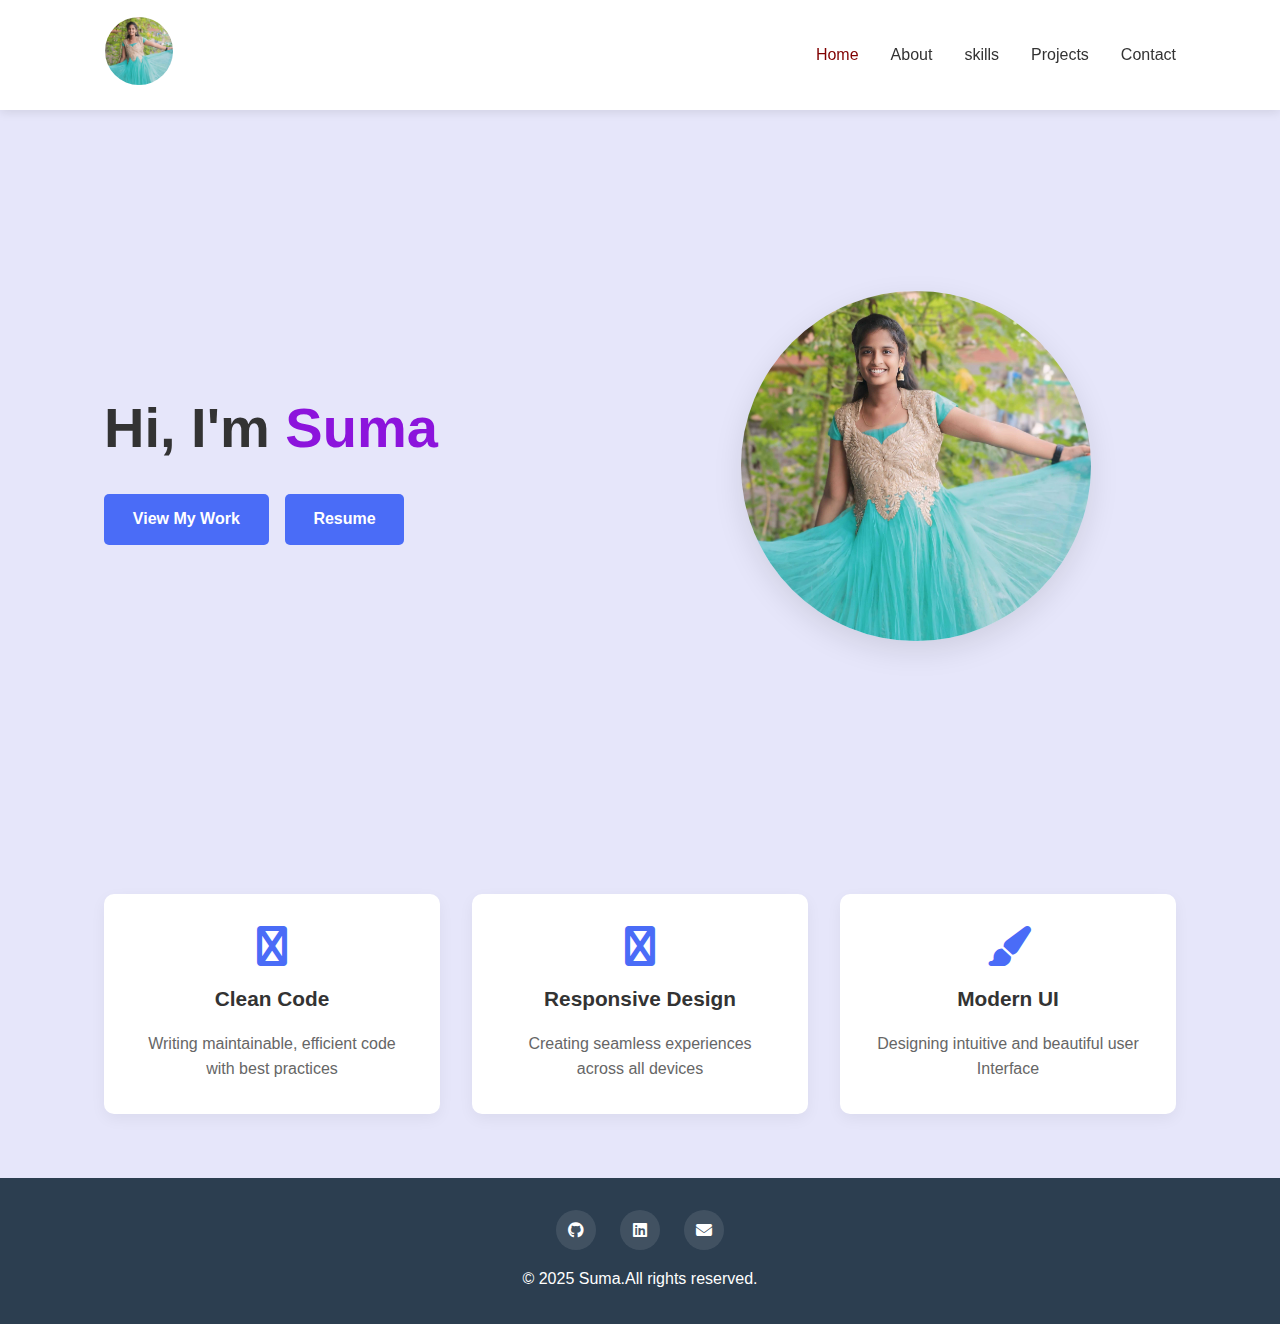
<file: index.html>
<!DOCTYPE html>
<html lang="en">
<head>
    <meta charset="UTF-8">
    <title>Suma | Portfolio</title>
    <link rel="stylesheet" href="home.css">
    <link rel="stylesheet" href="https://cdnjs.cloudflare.com/ajax/libs/font-awesome/6.4.0/css/all.min.css">
</head>
<body>
    <header>
        <nav>
            <div class="logo">
            <a href="home.html">
                <img src="ammu1.jpg" alt="image">
            </a>
        </div>
            <ul>
                <li><a href="index.html" class="active">Home</a></li>
                <li><a href="about.html">About</a></li>
                <li><a href="skills.html">skills</a></li>
                <li><a href="projects.html">Projects</a></li>
                <li><a href="contact.html">Contact</a></li>
            </ul>
        </nav>
    </header>
    <main>
        <section class="main">
        <div class="content">
            <h1>Hi, I'm <span>Suma</span></h1>
            <h2></h2>
            <p></p>
            <div class="cta-buttons">
                <a href="projects.html" class="btn primary">View My Work</a>
                <a href="Suma Bindhu resumee.pdf" class="btn primary">Resume</a>
            </div>
        </div>
        <div class="image">
            <img src="ammu1.jpg" alt="Suma Bindhu" height="250" width="250" >
        </div>
    </section>
    <section class="highlights">
        <div class="highlight-card">
            <i class="fab fa-code"></i>
            <h3>Clean Code</h3>
            <p>Writing maintainable, efficient code with best practices</p>
        </div>
        <div class="highlight-card">
            <i class="fab fa-mobile"></i>
            <h3>Responsive Design</h3>
            <p>Creating seamless experiences across all devices</p>
        </div>
    <div class="highlight-card">
            <i class="fas fa-paint-brush"></i>
            <h3>Modern UI</h3>
            <p>Designing intuitive and beautiful user Interface</p>
        </div>
    </section>
    </main>
    <footer>
    <div class="footer-content">
        <div class="social-links">
            <a href="#"><i class="fab fa-github"></i></a>
            <a href="#"><i class="fab fa-linkedin"></i></a>
           <a href="mailto:example@gmail.com"><i class="fas fa-envelope"></i></a>
        </div>
        <P>&copy; 2025 Suma.All rights reserved.</P>
    </div>
</footer>
</body>

</html>
</file>
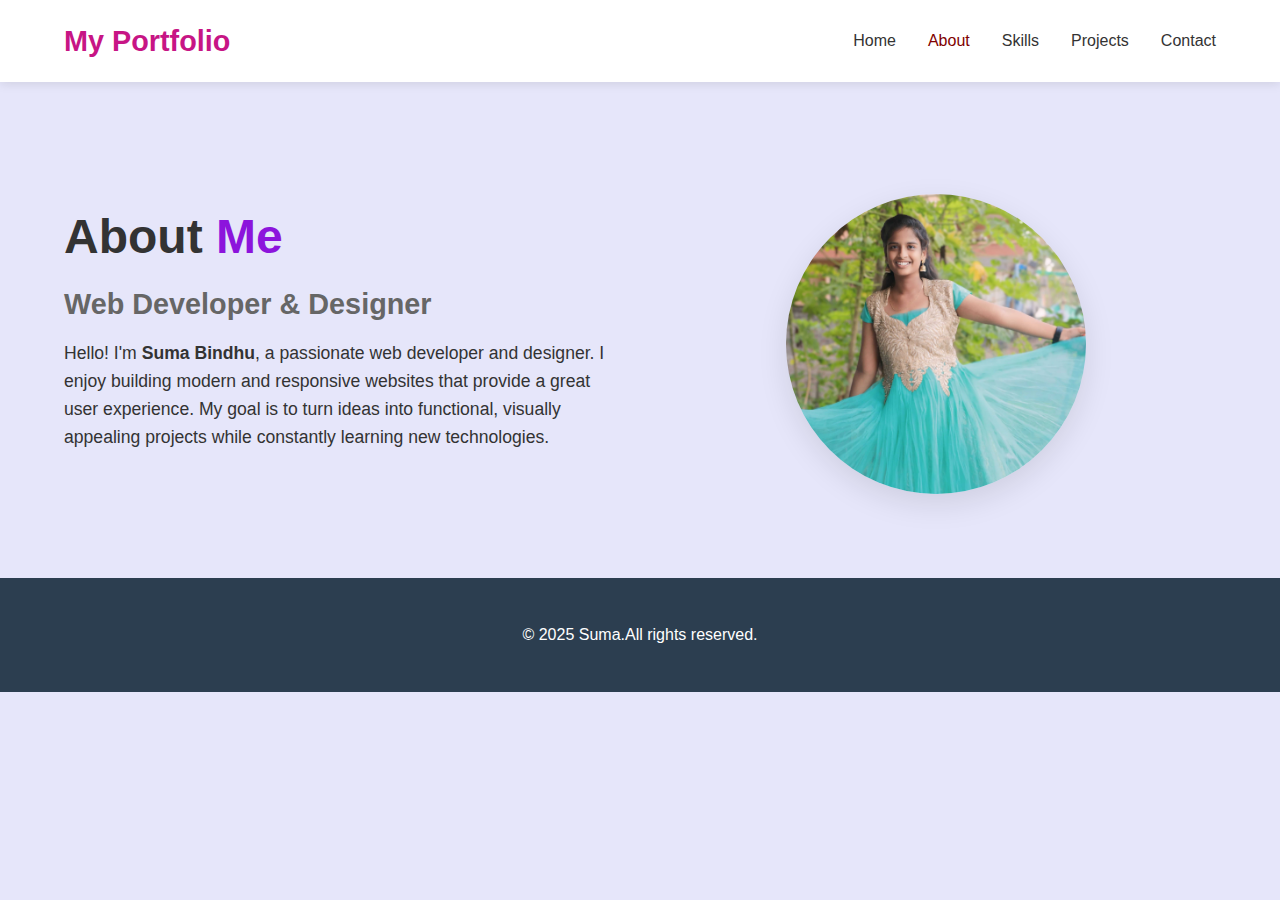
<file: about.html>
<!DOCTYPE html>
<html lang="en">
<head>
    <meta charset="UTF-8">
    <title>About | Portfolio</title>
    <link rel="stylesheet" href="about.css"> <!-- Link to CSS for About page -->
    <link rel="stylesheet" href="https://cdnjs.cloudflare.com/ajax/libs/font-awesome/6.4.0/css/all.min.css">
</head>
<body>
    <!-- Navigation Bar -->
    <header>
        <nav>
            <div class="photo">My Portfolio</div>
            <ul>
                <li><a href="index.html">Home</a></li>
                <li><a href="about.html" class="active">About</a></li>
                <li><a href="skills.html">Skills</a></li>
                <li><a href="projects.html">Projects</a></li>
                <li><a href="contact.html">Contact</a></li>
            </ul>
        </nav>
    </header>

    <!-- About Me Section -->
    <main>
        <section class="about-me">
            <div class="content">
                <h1>About <span>Me</span></h1>
                <h2>Web Developer & Designer</h2>
                <p>Hello! I'm <strong>Suma Bindhu</strong>, a passionate web developer and designer. I enjoy building modern and responsive websites that provide a great user experience. My goal is to turn ideas into functional, visually appealing projects while constantly learning new technologies.</p>
            </div>
            <div class="image">
                <img src="ammu1.jpg" alt="Suma Bindhu">
            </div>
        </section>
    </main>
    <footer>     
         <div>
        <P>&copy; 2025 Suma.All rights reserved.</P>
    </div></footer>
</body>
</html>
</file>
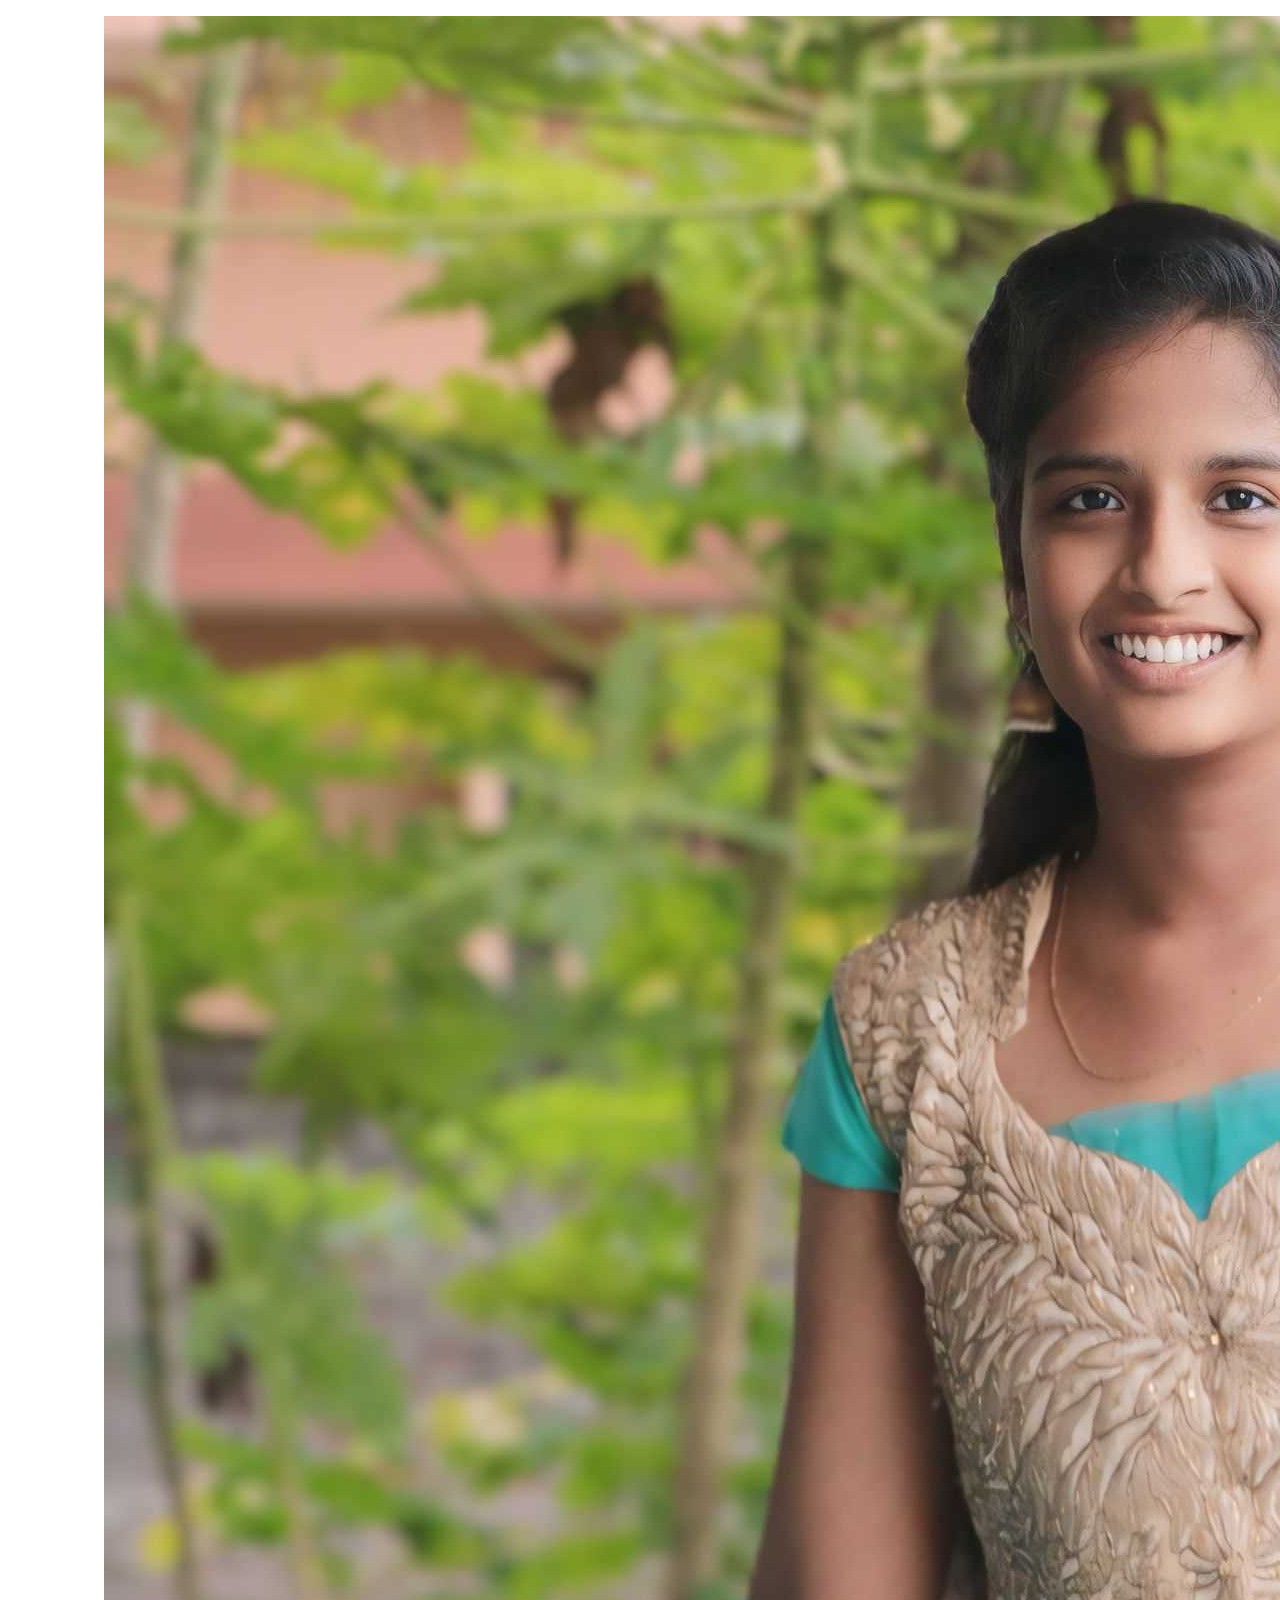
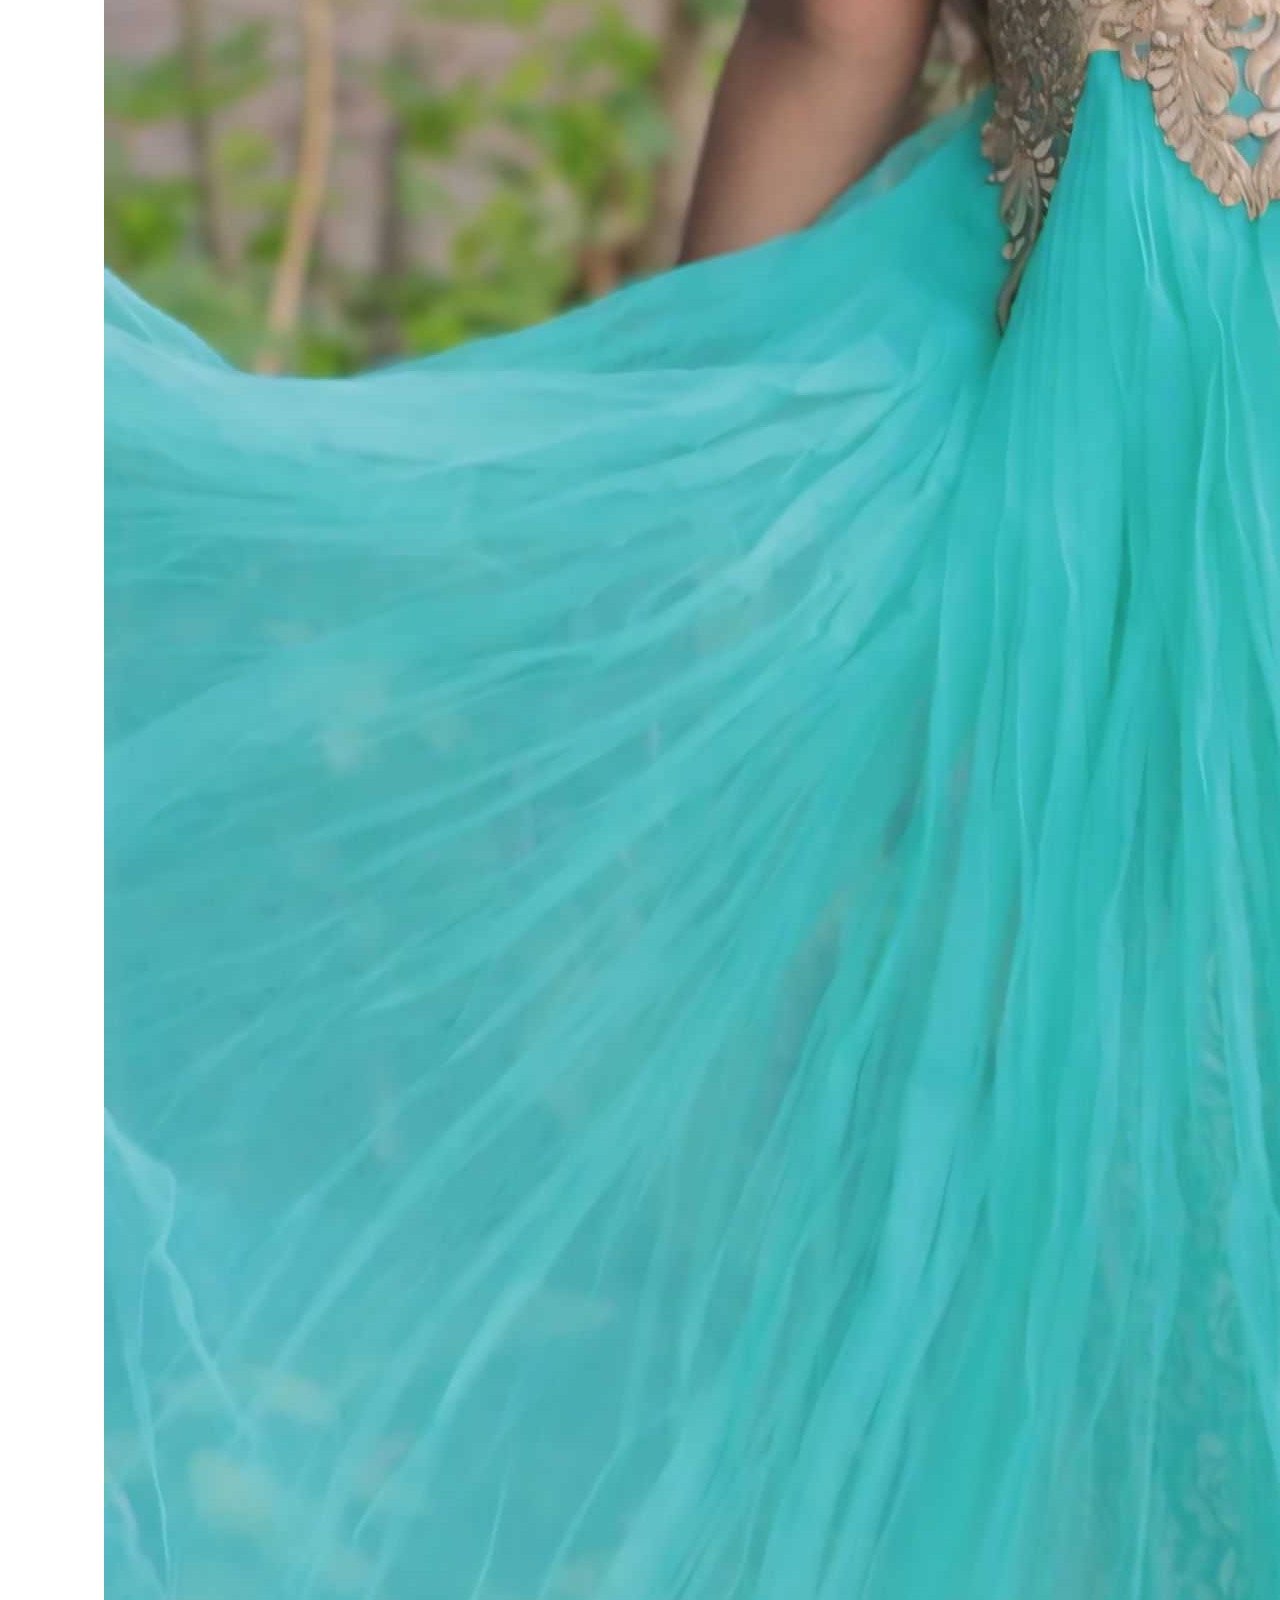
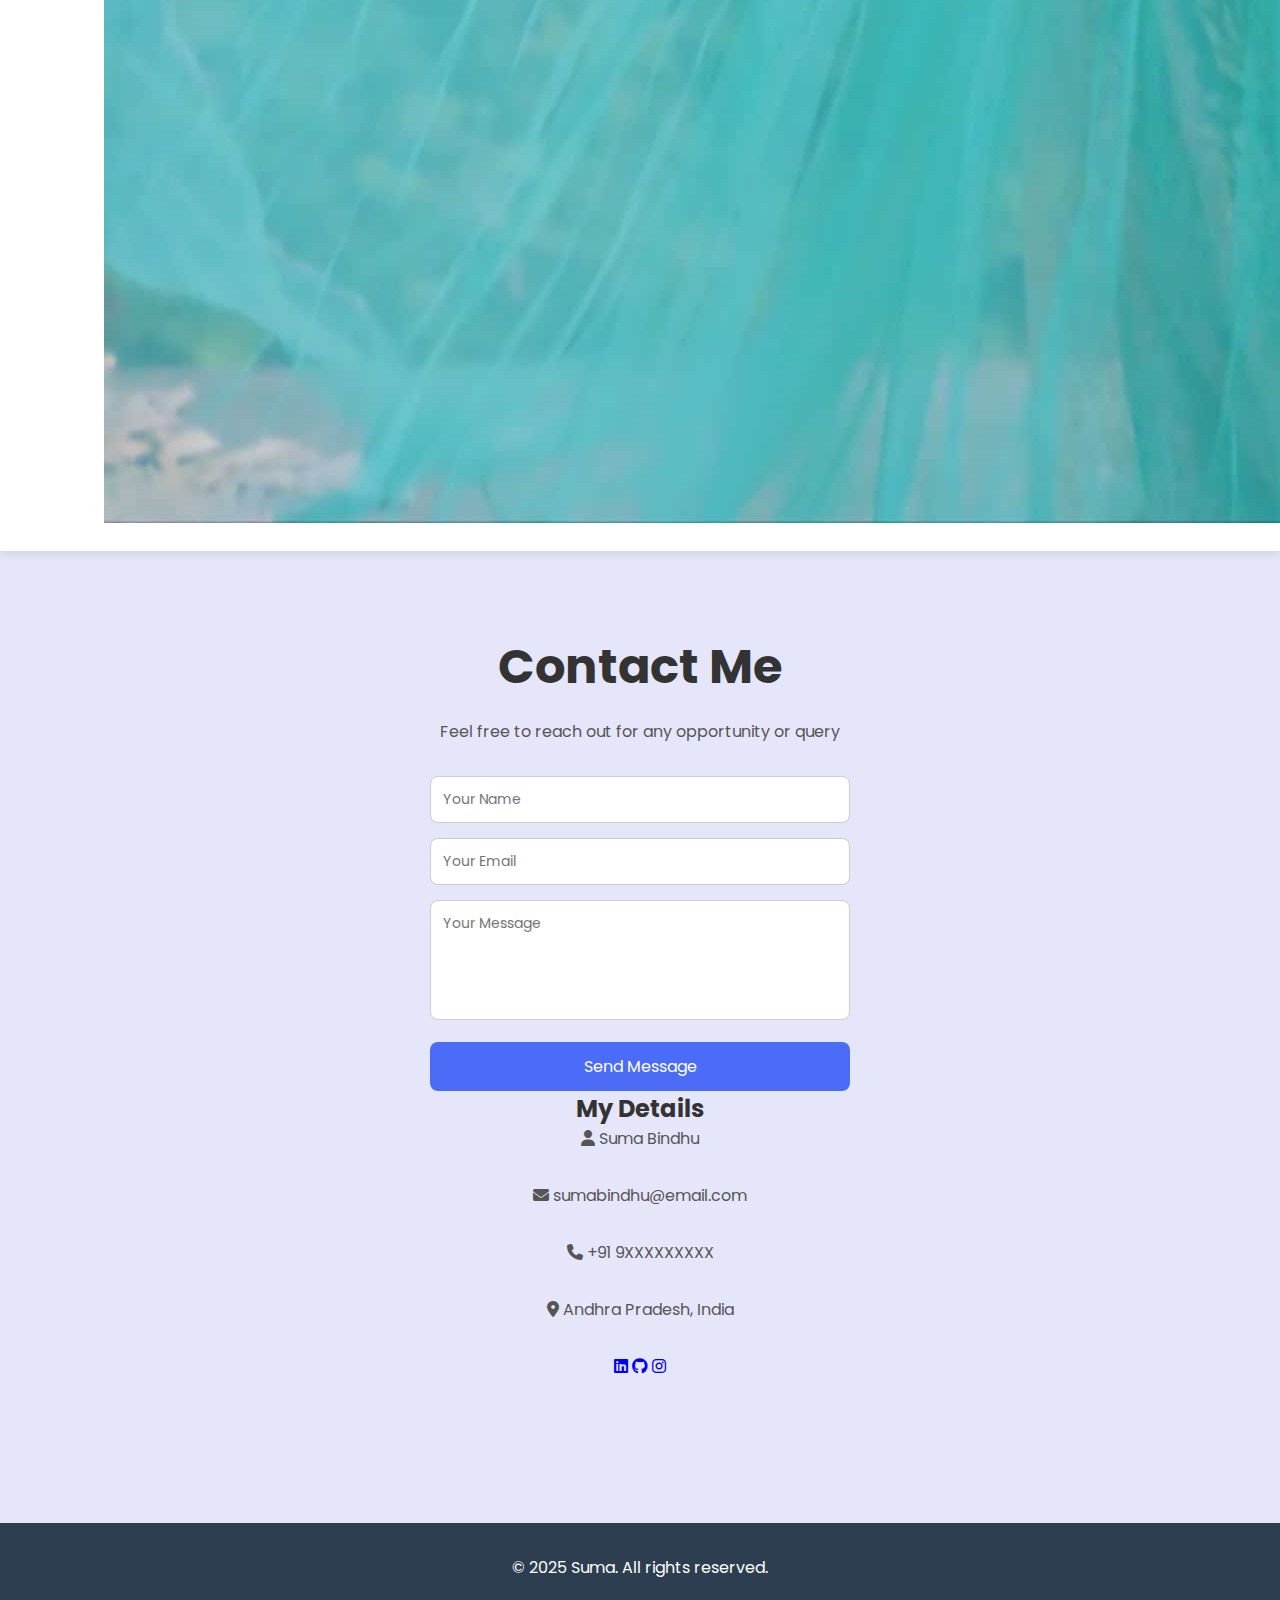
<file: contact.html>
<!DOCTYPE html>
<html lang="en">
<head>
    <meta charset="UTF-8">
    <title>Suma | Contact</title>

    <!-- CSS -->
    <link rel="stylesheet" href="contact.css">

    <!-- Font Awesome -->
    <link rel="stylesheet"
     href="https://cdnjs.cloudflare.com/ajax/libs/font-awesome/6.4.0/css/all.min.css">
</head>
<body>

<header>
    <nav>
        <div class="logo">
            <a href="home.html">
                <img src="Ammu.jpg" alt="Profile Image">
            </a>
        </div>

        <ul>
            <li><a href="home.html">Home</a></li>
            <li><a href="about.html">About</a></li>
            <li><a href="skills.html">Skills</a></li>
            <li><a href="projects.html">Projects</a></li>
            <li><a href="contact.html" class="active">Contact</a></li>
        </ul>
    </nav>
</header>

<main>
    <section class="contact-section">
        <h1>Contact Me</h1>
        <p class="subtitle">Feel free to reach out for any opportunity or query</p>

        <div class="contact-container">

            <!-- Contact Form -->
            <form class="contact-form">
                <input type="text" placeholder="Your Name" required>
                <input type="email" placeholder="Your Email" required>
                <textarea placeholder="Your Message" rows="5" required></textarea>
                <button type="submit">Send Message</button>
            </form>

            <!-- Contact Details -->
            <div class="contact-details">
                <h2>My Details</h2>

                <p><i class="fas fa-user"></i> Suma Bindhu</p>
                <p><i class="fas fa-envelope"></i> sumabindhu@email.com</p>
                <p><i class="fas fa-phone"></i> +91 9XXXXXXXXX</p>
                <p><i class="fas fa-map-marker-alt"></i> Andhra Pradesh, India</p>

                <div class="social-links">
                    <a href="#"><i class="fab fa-linkedin"></i></a>
                    <a href="#"><i class="fab fa-github"></i></a>
                    <a href="#"><i class="fab fa-instagram"></i></a>
                </div>
            </div>

        </div>
    </section>
</main>

<footer>
    <p>&copy; 2025 Suma. All rights reserved.</p>
</footer>

</body>
</html>
</file>
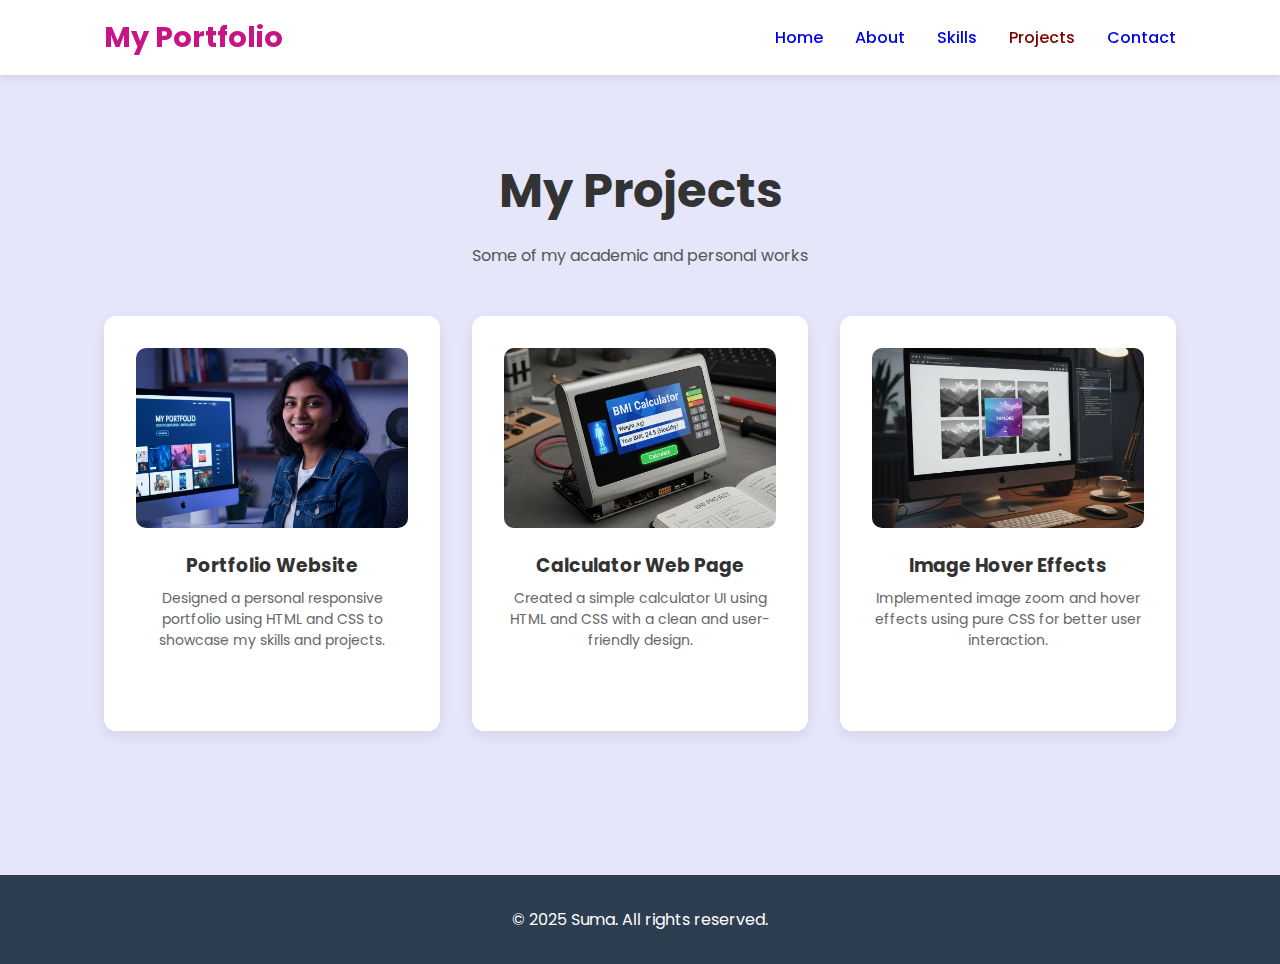
<file: projects.html>
<!DOCTYPE html>
<html lang="en">
<head>
    <meta charset="UTF-8">
    <title>Suma | Projects</title>

    <!-- CSS -->
    <link rel="stylesheet" href="projects.css">

    <!-- Font Awesome (optional if icons kavali) -->
    <link rel="stylesheet"
     href="https://cdnjs.cloudflare.com/ajax/libs/font-awesome/6.4.0/css/all.min.css">
</head>
<body>

<header>
    <nav>
        <div class="logo">My Portfolio</div>
        <ul>
            <li><a href="index.html">Home</a></li>
            <li><a href="about.html">About</a></li>
            <li><a href="skills.html">Skills</a></li>
            <li><a href="projects.html" class="active">Projects</a></li>
            <li><a href="contact.html">Contact</a></li>
        </ul>
    </nav>
</header>

<main>
    <section class="projects-section">
        <h1>My Projects</h1>
        <p class="subtitle">Some of my academic and personal works</p>

        <div class="projects-container">

            <!-- Project 1 -->
            <div class="project-card">
                <img src="Gemini_Generated_Image_eewizreewizreewi.png" alt="Portfolio Website">
                <h3>Portfolio Website</h3>
                <p>
                    Designed a personal responsive portfolio using HTML and CSS
                    to showcase my skills and projects.
                </p>
            </div>

            <!-- Project 2 -->
            <div class="project-card">
                <img src="Gemini_Generated_Image_ubwl4oubwl4oubwl.png" alt="Calculator Project">
                <h3>Calculator Web Page</h3>
                <p>
                    Created a simple calculator UI using HTML and CSS
                    with a clean and user-friendly design.
                </p>
            </div>

            <!-- Project 3-->
            <div class="project-card">
                <img src="Gemini_Generated_Image_f7p6wof7p6wof7p6.png" alt="Hover Effects">
                <h3>Image Hover Effects</h3>
                <p>
                    Implemented image zoom and hover effects using pure CSS
                    for better user interaction.
                </p>
            </div>

        </div>
    </section>
</main>

<footer>
    <p>&copy; 2025 Suma. All rights reserved.</p>
</footer>

</body>
</html>
</file>
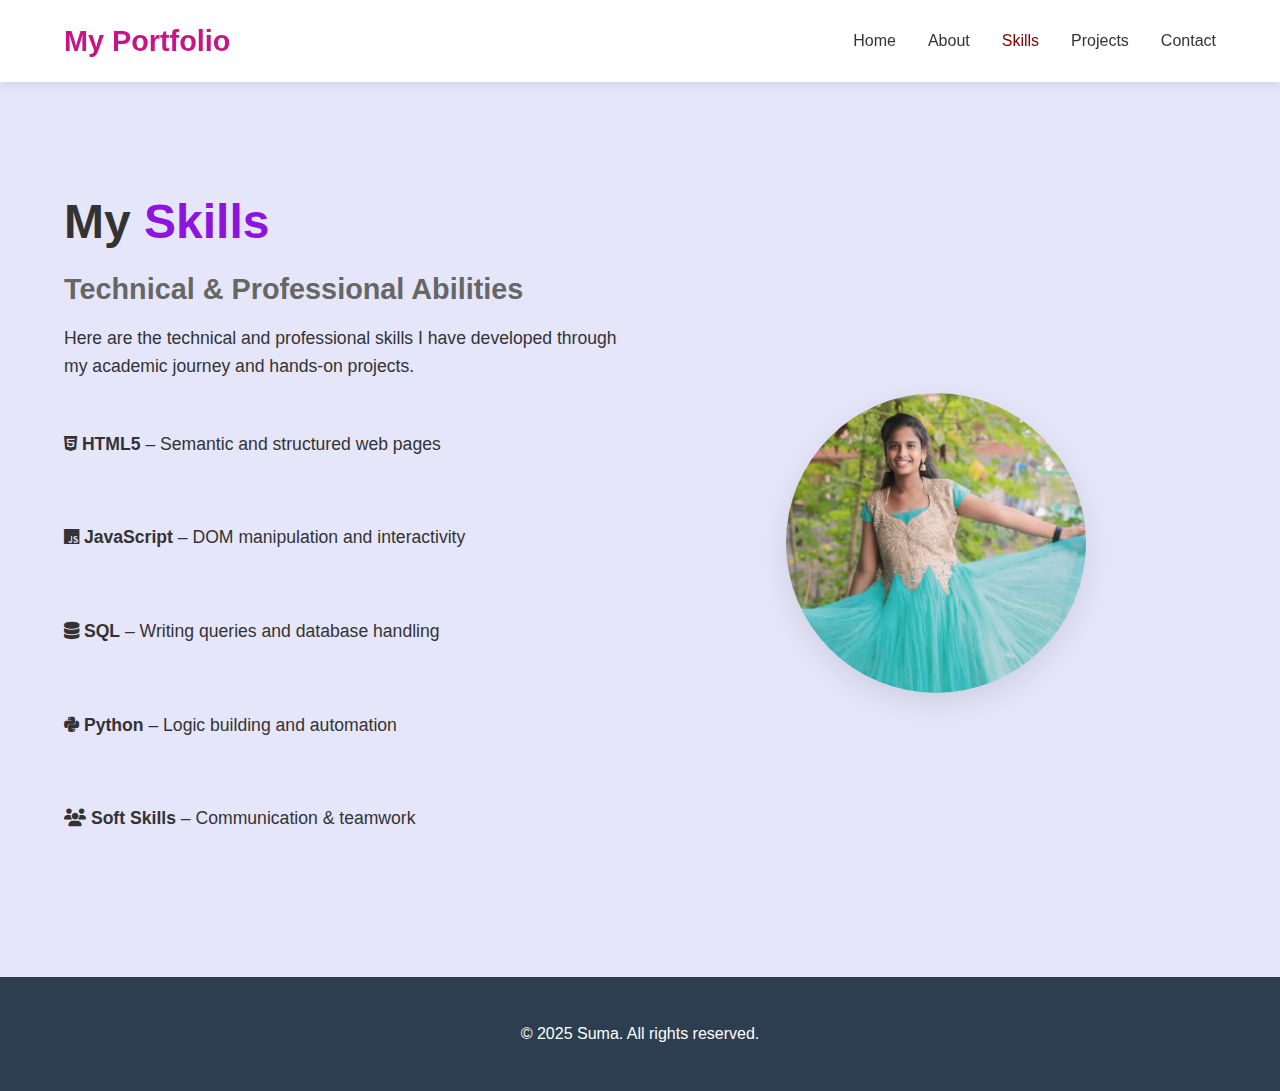
<file: skills.html>
<!DOCTYPE html>
<html lang="en">
<head>
    <meta charset="UTF-8">
    <title>Skills | Portfolio</title>
    <link rel="stylesheet" href="about.css"> <!-- reuse about page styles -->
    <link rel="stylesheet" href="https://cdnjs.cloudflare.com/ajax/libs/font-awesome/6.4.0/css/all.min.css">
</head>

<body>
    <!-- Navigation Bar -->
    <header>
        <nav>
            <div class="photo">My Portfolio</div>
            <ul>
                <li><a href="index.html">Home</a></li>
                <li><a href="about.html">About</a></li>
                <li><a href="skills.html" class="active">Skills</a></li>
                <li><a href="projects.html">Projects</a></li>
                <li><a href="contact.html">Contact</a></li>
            </ul>
        </nav>
    </header>

    <!-- Skills Section (Styled like About) -->
    <main>
        <section class="about-me">
            <div class="content">
                <h1>My <span>Skills</span></h1>
                <h2>Technical & Professional Abilities</h2>
                <p>
                    Here are the technical and professional skills I have developed
                    through my academic journey and hands-on projects.
                </p>

                <!-- Skills List -->
                <div class="skills-list">
                    <p><i class="fab fa-html5"></i> <strong>HTML5</strong> – Semantic and structured web pages</p>
                    <p><i class="fab fa-js"></i> <strong>JavaScript</strong> – DOM manipulation and interactivity</p>
                    <p><i class="fas fa-database"></i> <strong>SQL</strong> – Writing queries and database handling</p>
                    <p><i class="fab fa-python"></i> <strong>Python</strong> – Logic building and automation</p>
                    <p><i class="fas fa-users"></i> <strong>Soft Skills</strong> – Communication & teamwork</p>
                </div>
            </div>

            <!-- Right side image (optional – same as About) -->
            <div class="image">
                <img src="ammu1.jpg" alt="Skills Image">
            </div>
        </section>
    </main>

    <!-- Footer -->
    <footer>
        <div>
            <p>&copy; 2025 Suma. All rights reserved.</p>
        </div>
    </footer>

</body>
</html>
</file>
<file: home.css>
/* Global Styles */
* {
    margin: 0;
    padding: 0;
    box-sizing: border-box;
    font-family: 'Segoe UI', Tahoma, Geneva, Verdana, sans-serif;
}

body {
    background-color: lavender;
    color: #333;
    line-height: 1.6;
}

a {
    text-decoration: none;
    color: inherit;
}
.logo img{
    height: 70px;
    width: 70px;
    border-radius: 50%;
    border:1px solid white;
}

/* Header Styles */
header {
    background-color: #fff;
    box-shadow: 0 2px 10px rgba(0, 0, 0, 0.1);
    position: sticky;
    top: 0;
    z-index: 100;
}

nav {
    display: flex;
    justify-content: space-between;
    align-items: center;
    padding: 1rem 5%;
    max-width: 1200px;
    margin: 0 auto;
}

.photo {
    font-size: 1.8rem;
    font-weight: bold;
    color: mediumvioletred;
}

nav ul {
    display: flex;
    list-style: none;
}

nav ul li {
    margin-left: 2rem;
}

nav ul li a {
    font-weight: 500;
    transition: color 0.3s;
}

nav ul li a:hover,
nav ul li a.active {
    color: maroon;
}

/* Hero Section */
.main {
    display: flex;
    align-items: center;
    justify-content: space-between;
    padding: 5rem 5%;
    max-width: 1200px;
    margin: 0 auto;
    min-height: 80vh;
}

.content {
    flex: 1;
    padding-right: 2rem;
}

.content h1 {
    font-size: 3.5rem;
    margin-bottom: 1rem;
    line-height: 1.2;
}

.content h1 span {
    color: rgb(140, 20, 220);
}

.content h2 {
    font-size: 1.8rem;
    margin-bottom: 1.5rem;
    color: #666;
}

.content p {
    font-size: 1.1rem;
    margin-bottom: 2rem;
    max-width: 600px;
}

.cta-buttons {
    display: flex;
    gap: 1rem;
}

.btn {
    display: inline-block;
    padding: 0.8rem 1.8rem;
    border-radius: 5px;
    font-weight: 600;
    transition: all 0.3s;
}

.btn.primary {
    background-color: #4a6cf7;
    color: white;
}

.btn.primary:hover {
    background-color: #3a5ce5;
    transform: translateY(-3px);
}

.btn.secondary {
    background-color: transparent;
    color: #4a6cf7;
    border: 2px solid #4a6cf7;
}

.btn.secondary:hover {
    background-color: #4a6cf7;
    color: white;
}

.image {
    flex: 1;
    text-align: center;
       
}

.image img {
    max-width: 100%;
    border-radius: 10px;
    box-shadow: 0 10px 30px rgba(0, 0, 0, 0.1);
    width: 350px;         
    height: 350px;        
    border-radius: 50%;   
    object-fit: cover; 
}

/* Highlights Section */
.highlights {
    display: flex;
    justify-content: space-between;
    padding: 4rem 5%;
    max-width: 1200px;
    margin: 0 auto;
    gap: 2rem;
}

.highlight-card {
    flex: 1;
    background-color: white;
    padding: 2rem;
    border-radius: 10px;
    box-shadow: 0 5px 15px rgba(0, 0, 0, 0.05);
    text-align: center;
    transition: transform 0.3s;
}

.highlight-card:hover {
    transform: translateY(-10px);
}

.highlight-card i {
    font-size: 2.5rem;
    color: #4a6cf7;
    margin-bottom: 1rem;
}

.highlight-card h3 {
    font-size: 1.3rem;
    margin-bottom: 1rem;
}

.highlight-card p {
    color: #666;
}

/* Footer Styles */
footer {
    background-color: #2c3e50;
    color: white;
    padding: 2rem 5%;
    text-align: center;
}

.footer-content {
    max-width: 1200px;
    margin: 0 auto;
}

.social-links {
    display: flex;
    justify-content: center;
    gap: 1.5rem;
    margin-bottom: 1rem;
}

.social-links a {
    display: inline-flex;
    align-items: center;
    justify-content: center;
    width: 40px;
    height: 40px;
    background-color: rgba(255, 255, 255, 0.1);
    border-radius: 50%;
    transition: background-color 0.3s;
}

.social-links a:hover {
    background-color: #4a6cf7;
}

/* Responsive Styles */
@media (max-width: 768px) {
    nav {
        flex-direction: column;
        padding: 1rem;
    }
    
    nav ul {
        margin-top: 1rem;
    }
    
    nav ul li {
        margin: 0 0.8rem;
    }
    
    .main {
        flex-direction: column;
        text-align: center;
        padding: 3rem 1rem;
    }
    
    .content {
        padding-right: 0;
        margin-bottom: 2rem;
    }
    
    .content h1 {
        font-size: 2.5rem;
    }
    
    .highlights {
        flex-direction: column;
    }
}
</file>
<file: about.css>
/* About Page Styles */
body {
    background-color: lavender;
    font-family: 'Segoe UI', Tahoma, Geneva, Verdana, sans-serif;
    margin: 0;
    padding: 0;
    color: #333;
}

a {
    text-decoration: none;
    color: inherit;
}

/* Header Navigation */
header {
    background-color: #fff;
    box-shadow: 0 2px 10px rgba(0,0,0,0.1);
    position: sticky;
    top: 0;
    z-index: 100;
}

nav {
    display: flex;
    justify-content: space-between;
    align-items: center;
    padding: 1rem 5%;
    max-width: 1200px;
    margin: 0 auto;
}

.photo {
    font-size: 1.8rem;
    font-weight: bold;
    color: mediumvioletred;
}

nav ul {
    display: flex;
    list-style: none;
}

nav ul li {
    margin-left: 2rem;
}

nav ul li a {
    font-weight: 500;
    transition: color 0.3s;
}

nav ul li a:hover,
nav ul li a.active {
    color: maroon;
}

/* About Me Section */
.about-me {
    display: flex;
    align-items: center;
    justify-content: space-between;
    padding: 5rem 5%;
    max-width: 1200px;
    margin: 0 auto;
    flex-wrap: wrap;
}

.about-me .content {
    flex: 1;
    padding-right: 2rem;
}

.about-me .content h1 {
    font-size: 3rem;
    margin-bottom: 1rem;
}

.about-me .content h1 span {
    color: rgb(140, 20, 220);
}

.about-me .content h2 {
    font-size: 1.8rem;
    margin-bottom: 1rem;
    color: #666;
}

.about-me .content p {
    font-size: 1.1rem;
    margin-bottom: 2rem;
    max-width: 600px;
    line-height: 1.6;
}

.skills-list {
    display: flex;
    flex-wrap: wrap;
    gap: 1rem;
    list-style: none;
    padding-left: 0;
    margin-bottom: 2rem;
}

.skills-list li {
    background-color: #4a6cf7;
    color: white;
    padding: 0.5rem 1rem;
    border-radius: 20px;
    font-size: 14px;
}

/* Buttons */
.cta-buttons {
    display: flex;
    gap: 1rem;
}

.btn {
    display: inline-block;
    padding: 0.8rem 1.8rem;
    border-radius: 5px;
    font-weight: 600;
    transition: all 0.3s;
}

.btn.primary {
    background-color: #4a6cf7;
    color: white;
}

.btn.primary:hover {
    background-color: #3a5ce5;
    transform: translateY(-3px);
}

/* Image */
.about-me .image {
    flex: 1;
    text-align: center;
    margin-top: 2rem;
}

.about-me .image img {
    max-width: 100%;
    border-radius: 50%;
    width: 300px;
    height: 300px;
    object-fit: cover;
    box-shadow: 0 10px 30px rgba(0,0,0,0.1);
}

/* Highlights Section */
.highlights {
    display: flex;
    justify-content: space-between;
    padding: 4rem 5%;
    max-width: 1200px;
    margin: 0 auto;
    gap: 2rem;
}

.highlight-card {
    flex: 1;
    background-color: white;
    padding: 2rem;
    border-radius: 10px;
    box-shadow: 0 5px 15px rgba(0,0,0,0.05);
    text-align: center;
    transition: transform 0.3s;
}

.highlight-card:hover {
    transform: translateY(-10px);
}

.highlight-card i {
    font-size: 2.5rem;
    color: #4a6cf7;
    margin-bottom: 1rem;
}

.highlight-card h3 {
    font-size: 1.3rem;
    margin-bottom: 1rem;
}

.highlight-card p {
    color: #666;
}

/* Footer */
footer {
    background-color: #2c3e50;
    color: white;
    padding: 2rem 5%;
    text-align: center;
}

.footer-content {
    max-width: 1200px;
    margin: 0 auto;
}

.social-links {
    display: flex;
    justify-content: center;
    gap: 1.5rem;
    margin-bottom: 1rem;
}

.social-links a {
    display: inline-flex;
    align-items: center;
    justify-content: center;
    width: 40px;
    height: 40px;
    background-color: rgba(255,255,255,0.1);
    border-radius: 50%;
    transition: background-color 0.3s;
}

.social-links a:hover {
    background-color: #4a6cf7;
}

/* Responsive Styles */
@media (max-width: 768px) {
    .about-me {
        flex-direction: column;
        text-align: center;
    }

    .about-me .content {
        padding-right: 0;
    }

    .about-me .image {
        margin-top: 2rem;
    }

    .highlights {
        flex-direction: column;
    }
}
</file>
<file: contact.css>
/* Google Font */
@import url('https://fonts.googleapis.com/css2?family=Poppins:wght@300;400;600&display=swap');

* {
    margin: 0;
    padding: 0;
    box-sizing: border-box;
    font-family: 'Poppins', sans-serif;
}

/* Body */
body {
    background-color: lavender;
    color: #333;
}

/* ---------- Navbar ---------- */
header {
    background-color: #fff;
    box-shadow: 0 2px 10px rgba(0,0,0,0.1);
    position: sticky;
    top: 0;
    z-index: 100;
}

nav {
    max-width: 1200px;
    margin: auto;
    padding: 1rem 5%;
    display: flex;
    justify-content: space-between;
    align-items: center;
}

.logo {
    font-size: 1.8rem;
    font-weight: bold;
    color: mediumvioletred;
}

nav ul {
    list-style: none;
    display: flex;
}

nav ul li {
    margin-left: 2rem;
}

nav ul li a {
    text-decoration: none;
    font-weight: 500;
}

nav ul li a:hover,
nav ul li a.active {
    color: maroon;
}

/* ---------- Contact Section ---------- */
.contact-section {
    padding: 5rem 5%;
    text-align: center;
}

.contact-section h1 {
    font-size: 3rem;
    margin-bottom: 1rem;
}

.contact-section p {
    color: #555;
    margin-bottom: 2rem;
}

/* Contact Form */
.contact-form {
    max-width: 420px;
    margin: auto;
}

.contact-form input,
.contact-form textarea {
    width: 100%;
    padding: 12px;
    margin-bottom: 15px;
    border-radius: 8px;
    border: 1px solid #ccc;
    font-size: 14px;
}

.contact-form textarea {
    height: 120px;
    resize: none;
}

.contact-form button {
    width: 100%;
    padding: 12px;
    background-color: #4a6cf7;
    border: none;
    color: white;
    font-size: 16px;
    border-radius: 8px;
    cursor: pointer;
    transition: background 0.3s;
}

.contact-form button:hover {
    background-color: #3a5ce5;
}

/* ---------- Footer ---------- */
footer {
    background-color: #2c3e50;
    color: white;
    padding: 2rem;
    text-align: center;
    margin-top: 4rem;
}
</file>
<file: projects.css>
/* Google Font */
@import url('https://fonts.googleapis.com/css2?family=Poppins:wght@300;400;600&display=swap');

* {
    margin: 0;
    padding: 0;
    box-sizing: border-box;
    font-family: 'Poppins', sans-serif;
}

/* Body */
body {
    background-color: lavender;
    color: #333;
}

/* ---------- Navbar ---------- */
header {
    background-color: #fff;
    box-shadow: 0 2px 10px rgba(0,0,0,0.1);
    position: sticky;
    top: 0;
    z-index: 100;
}

nav {
    max-width: 1200px;
    margin: auto;
    padding: 1rem 5%;
    display: flex;
    justify-content: space-between;
    align-items: center;
}

.logo {
    font-size: 1.8rem;
    font-weight: bold;
    color: mediumvioletred;
}

nav ul {
    list-style: none;
    display: flex;
}

nav ul li {
    margin-left: 2rem;
}

nav ul li a {
    text-decoration: none;
    font-weight: 500;
}

nav ul li a:hover,
nav ul li a.active {
    color: maroon;
}

/* ---------- Projects Section ---------- */
.projects-section {
    padding: 5rem 5%;
    max-width: 1200px;
    margin: auto;
    text-align: center;
}

.projects-section h1 {
    font-size: 3rem;
    margin-bottom: 1rem;
}

.projects-section p {
    color: #555;
    margin-bottom: 3rem;
}

/* Project Cards */
.projects-container {
    display: flex;
    flex-wrap: wrap;
    gap: 2rem;
}

.project-card {
    flex: 1;
    min-width: 260px;
    background: white;
    padding: 2rem;
    border-radius: 12px;
    box-shadow: 0 5px 15px rgba(0,0,0,0.08);
    transition: transform 0.3s;
}

.project-card:hover {
    transform: translateY(-10px);
}

.project-card img {
    width: 100%;
    height: 180px;
    object-fit: cover;
    border-radius: 10px;
    margin-bottom: 1rem;
}

.project-card h3 {
    margin-bottom: 0.5rem;
}

.project-card p {
    color: #666;
    font-size: 14px;
}

/* ---------- Footer ---------- */
footer {
    background-color: #2c3e50;
    color: white;
    padding: 2rem;
    text-align: center;
    margin-top: 4rem;
}
</file>
